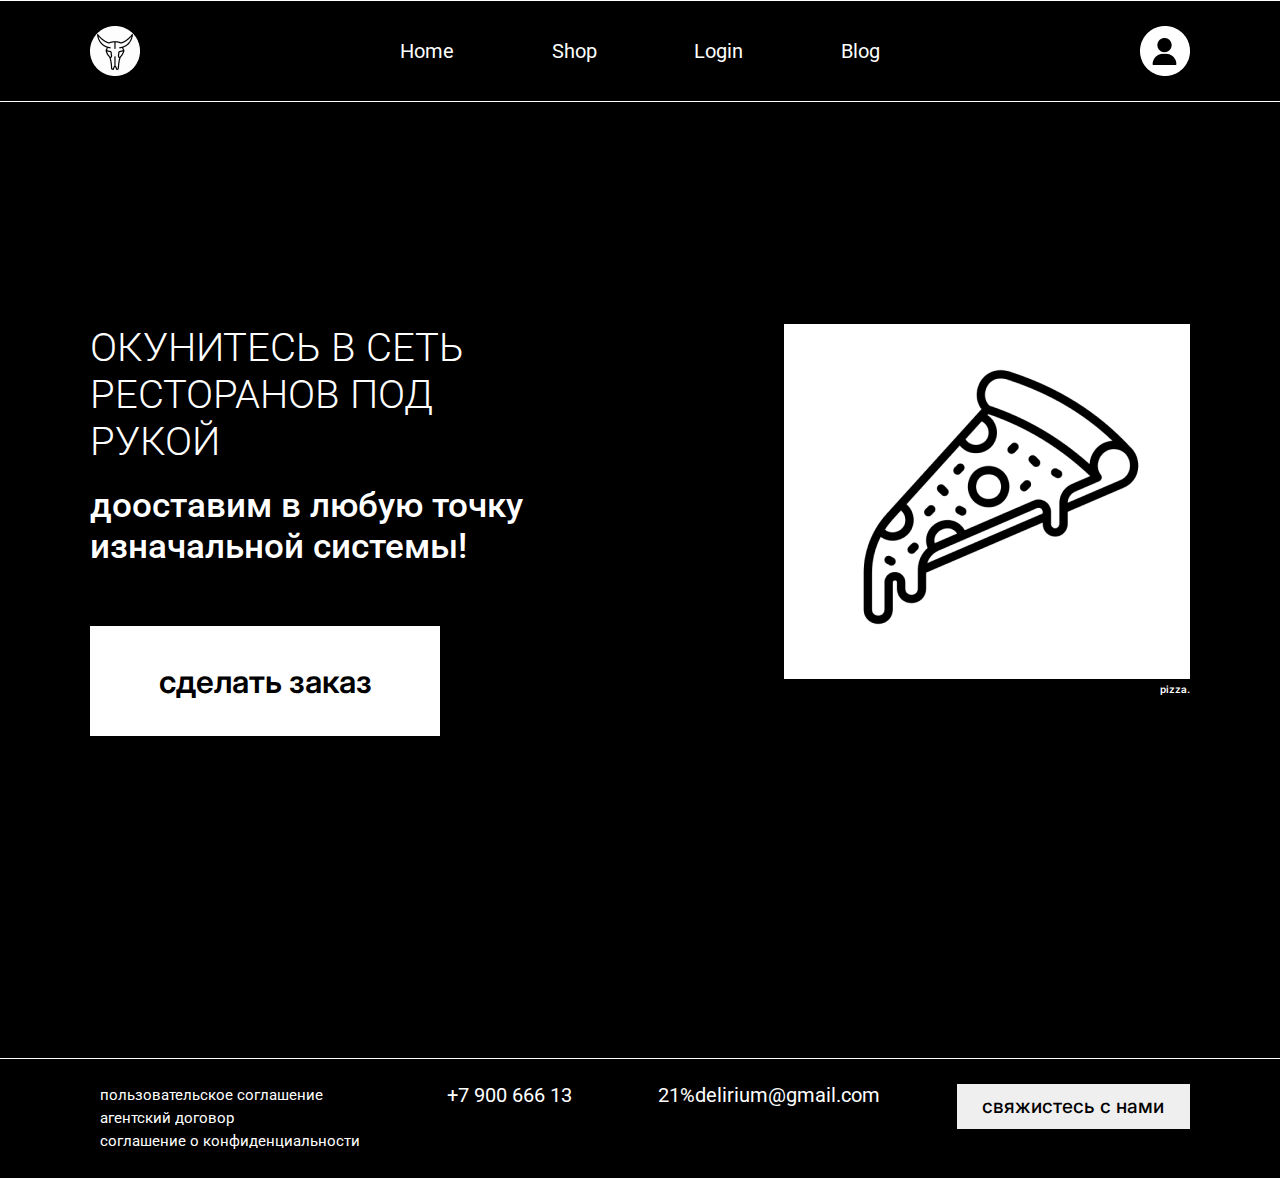
<file: index.html>
<!DOCTYPE html>
<html lang="en">
<head>
    <meta charset="UTF-8">
    <meta http-equiv="X-UA-Compatible" content="IE=edge">
    <meta name="viewport" content="width=device-width, initial-scale=1.0">
    <title>Document</title>
    <link rel="stylesheet" href="./assets/style/css/index.css">
    <meta name="viewport" content="width=device-width">
</head>
<body>
    <div class="header">
        <div class="wrapper">
            <div class="header-content">
                <div class="logo">
                    <img src="./assets/img/logo.png" alt="">
                </div>
                <div class="hamburger-menu">
                    <input id="menu__toggle" type="checkbox" />
                    <label class="menu__btn" for="menu__toggle">
                      <span></span>
                    </label>  <ul class="menu__box">
                      <li><a class="menu__item" href="./index.html">Home</a></li>
                      <li><a class="menu__item" href="./shop.html">Shop</a></li>
                      <li><a class="menu__item" href="./login.html">Login</a></li>
                      <li><a class="menu__item" href="./blog.html">Blog</a></li>
                    </ul>
                </div>
                <div class="menu">
                    <a href="./index.html">Home</a>
                    <a href="./shop.html">Shop</a>
                    <a href="./login.html">Login</a>
                    <a href="./blog.html">Blog</a>
                </div>
                <div class="account">
                    <img src="./assets/img/user.png" alt="">
                </div>
            </div>
        </div>
    </div>
    
    
    <div class="body">
        <div class="wrapper">
            <div class="body-display">
                <div class="body-content">
                    <h1>ОКУНИТЕСЬ В СЕТЬ РЕСТОРАНОВ ПОД РУКОЙ</h1>
                    <p>дооставим в любую точку изначальной системы!</p>
                    <a href="./shop.html"><button>сделать заказ</button></a>
                </div>
                <div class="body-pizza">
                    <img src="./assets/img/pizza-img.png" alt="">
                    <p>pizza.</p>
                </div>
            </div>

        </div>
    </div>


    <div class="footer">
        <div class="wrapper">
            <div class="footer-contetn">
                <div class="footer-menu">
                    <a href="">пользовательское соглашение</a>
                    <a href="">агентский договор</a>
                    <a href="">соглашение о конфиденциальности</a>
                </div>
                <div class="footer-tell">
                    <a href="">+7 900 666 13</a>
                </div>
                <div class="footer-mail">
                    <a href="">21%delirium@gmail.com</a>
                </div>
                <button>
                    свяжистесь с нами
                </button>
            </div>

        </div>
  
    </div>
</body>
</html>
</file>
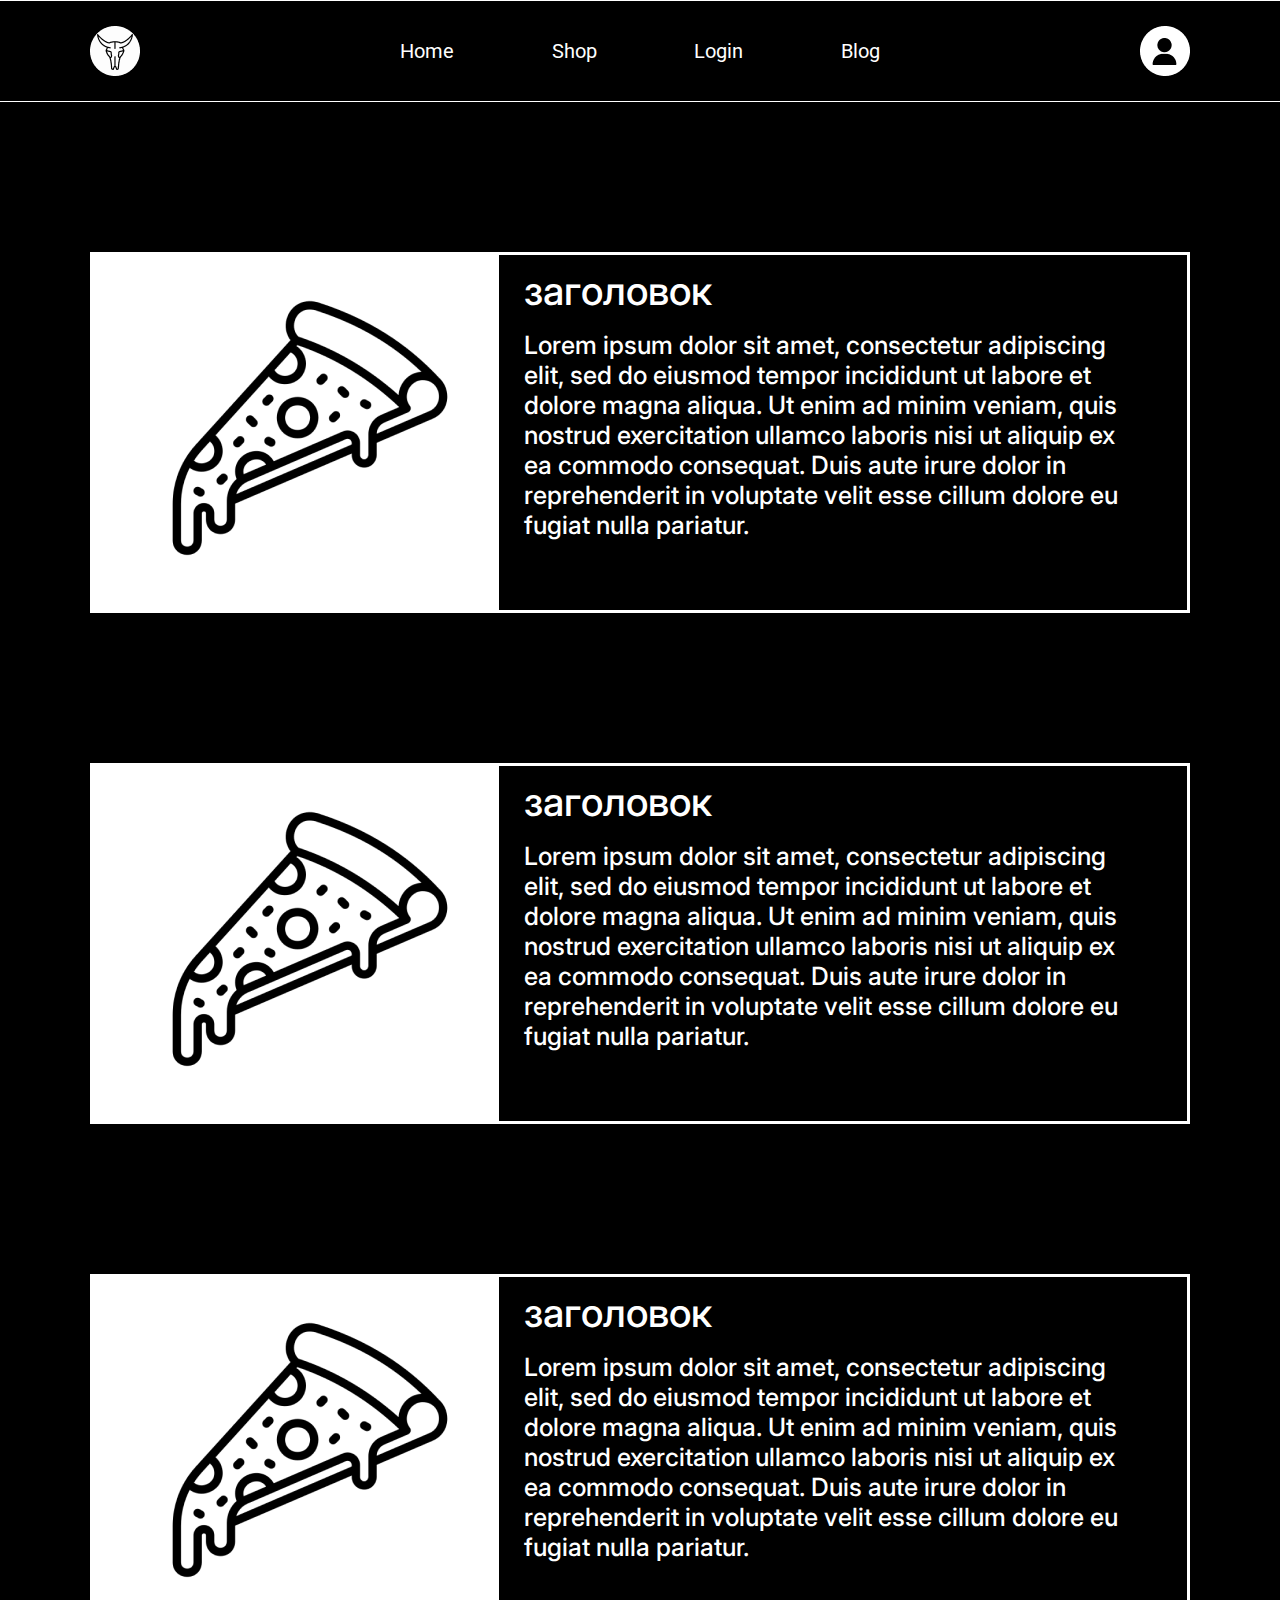
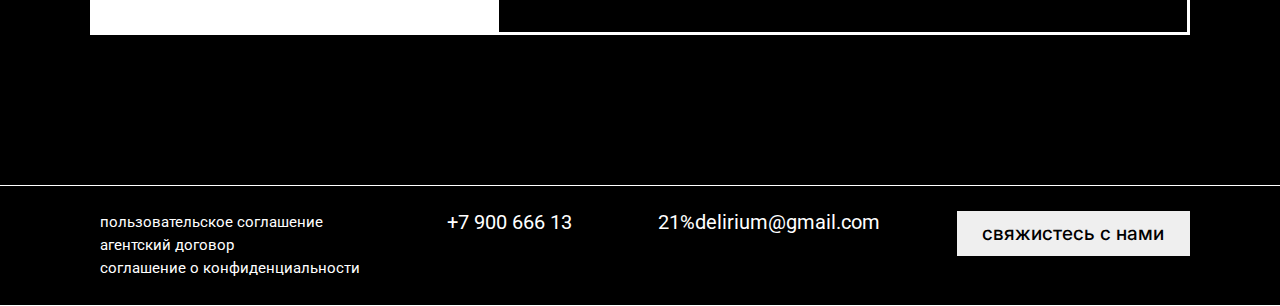
<file: blog.html>
<!DOCTYPE html>
<html lang="en">
<head>
    <meta charset="UTF-8">
    <meta http-equiv="X-UA-Compatible" content="IE=edge">
    <meta name="viewport" content="width=device-width, initial-scale=1.0">
    <title>Document</title>
    <link rel="stylesheet" href="./assets/style/css/blog.css">
    <meta name="viewport" content="width=device-width">
</head>
<body>
    <div class="header">
        <div class="wrapper">
            <div class="header-content">
                <div class="logo">
                    <img src="./assets/img/logo.png" alt="">
                </div>
                <div class="hamburger-menu">
                    <input id="menu__toggle" type="checkbox" />
                    <label class="menu__btn" for="menu__toggle">
                      <span></span>
                    </label>  <ul class="menu__box">
                      <li><a class="menu__item" href="./index.html">Home</a></li>
                      <li><a class="menu__item" href="./shop.html">Shop</a></li>
                      <li><a class="menu__item" href="./login.html">Login</a></li>
                      <li><a class="menu__item" href="./blog.html">Blog</a></li>
                    </ul>
                </div>
                <div class="menu">
                    <a href="./index.html">Home</a>
                    <a href="./shop.html">Shop</a>
                    <a href="./login.html">Login</a>
                    <a href="./blog.html">Blog</a>
                </div>
                <div class="account">
                    <img src="./assets/img/user.png" alt="">
                </div>
            </div>
        </div>
    </div>



    <div class="body">
        <div class="wrapper">
            <a href="#">
                <div class="blog-container">
                    <img src="./assets/img/pizza-img.png" alt="">
                    <div class="blog-container-content">
                        <div class="content-title">
                            заголовок
                        </div>
                        <div class="content-description-1200px">
                            Lorem ipsum dolor sit amet, consectetur adipiscing 
                            elit, sed do eiusmod tempor incididunt ut labore et 
                            dolore magna aliqua. Ut enim ad minim veniam, quis 
                            nostrud exercitation ullamco laboris nisi ut aliquip 
                            ex ea commodo consequat. Duis aute irure dolor in 
                            reprehenderit in voluptate velit esse cillum dolore 
                            eu fugiat nulla pariatur.
                        </div>
                        <div class="content-description-810px">
                            Lorem ipsum dolor sit amet, consectetur adipiscing 
                            elit, sed do eiusmod tempor.
                        </div>
                        <div class="content-description-480px">
                            Lorem ipsum dolor sit amet, consectetur.
                        </div>
                    </div>
                </div>
            </a>
    
            <a href="#">
                <div class="blog-container">
                    <img src="./assets/img/pizza-img.png" alt="">
                    <div class="blog-container-content">
                        <div class="content-title">
                            заголовок
                        </div>
                        <div class="content-description-1200px">
                            Lorem ipsum dolor sit amet, consectetur adipiscing 
                            elit, sed do eiusmod tempor incididunt ut labore et 
                            dolore magna aliqua. Ut enim ad minim veniam, quis 
                            nostrud exercitation ullamco laboris nisi ut aliquip 
                            ex ea commodo consequat. Duis aute irure dolor in 
                            reprehenderit in voluptate velit esse cillum dolore 
                            eu fugiat nulla pariatur.
                        </div>
                        <div class="content-description-810px">
                            Lorem ipsum dolor sit amet, consectetur adipiscing 
                            elit, sed do eiusmod tempor.
                        </div>
                        <div class="content-description-480px">
                            Lorem ipsum dolor sit amet, consectetur.
                        </div>
                    </div>
                </div>
            </a>            <a href="#">
                <div class="blog-container">
                    <img src="./assets/img/pizza-img.png" alt="">
                    <div class="blog-container-content">
                        <div class="content-title">
                            заголовок
                        </div>
                        <div class="content-description-1200px">
                            Lorem ipsum dolor sit amet, consectetur adipiscing 
                            elit, sed do eiusmod tempor incididunt ut labore et 
                            dolore magna aliqua. Ut enim ad minim veniam, quis 
                            nostrud exercitation ullamco laboris nisi ut aliquip 
                            ex ea commodo consequat. Duis aute irure dolor in 
                            reprehenderit in voluptate velit esse cillum dolore 
                            eu fugiat nulla pariatur.
                        </div>
                        <div class="content-description-810px">
                            Lorem ipsum dolor sit amet, consectetur adipiscing 
                            elit, sed do eiusmod tempor.
                        </div>
                        <div class="content-description-480px">
                            Lorem ipsum dolor sit amet, consectetur.
                        </div>
                    </div>
                </div>
            </a>
           
        </div>
    </div>




    <div class="footer">
        <div class="wrapper">
            <div class="footer-contetn">
                <div class="footer-menu">
                    <a href="">пользовательское соглашение</a>
                    <a href="">агентский договор</a>
                    <a href="">соглашение о конфиденциальности</a>
                </div>
                <div class="footer-tell">
                    <a href="">+7 900 666 13</a>
                </div>
                <div class="footer-mail">
                    <a href="">21%delirium@gmail.com</a>
                </div>
                <button>
                    свяжистесь с нами
                </button>
            </div>
        </div>
    </div>
</body>
</html>
</file>
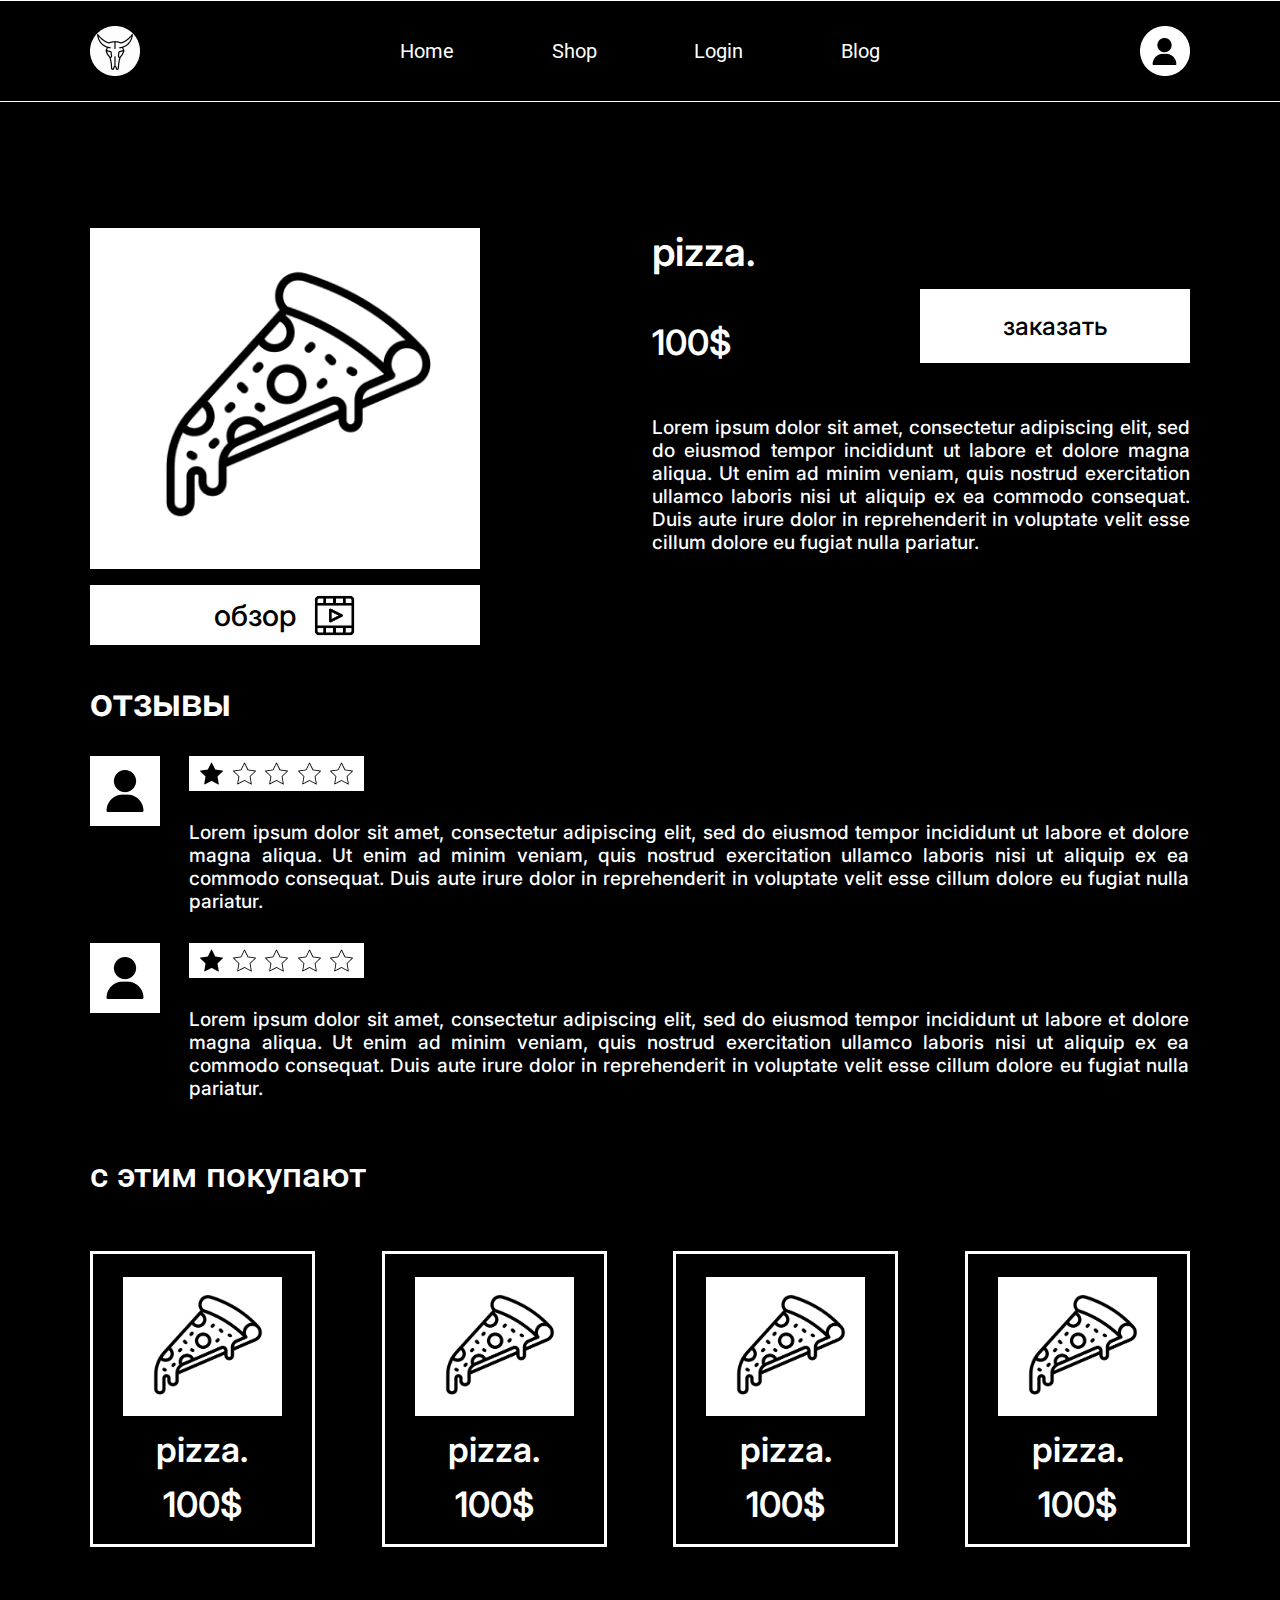
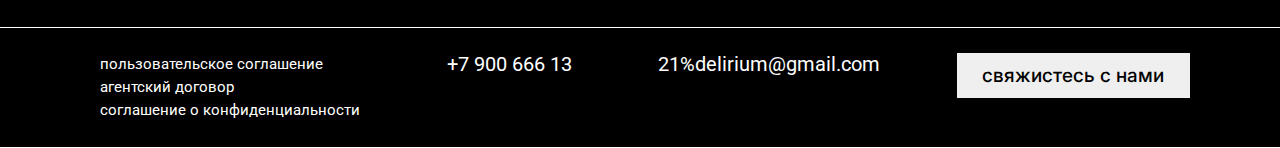
<file: product-list.html>
<!DOCTYPE html>
<html lang="en">
<head>
    <meta charset="UTF-8">
    <meta http-equiv="X-UA-Compatible" content="IE=edge">
    <meta name="viewport" content="width=device-width, initial-scale=1.0">
    <title>Document</title>
    <link rel="stylesheet" href="./assets/style/css/product-list.css">
    <meta name="viewport" content="width=device-width">
</head>
<body>
    <div class="header">
        <div class="wrapper">
            <div class="header-content">
                <div class="logo">
                    <img src="./assets/img/logo.png" alt="">
                </div>
                <div class="hamburger-menu">
                    <input id="menu__toggle" type="checkbox" />
                    <label class="menu__btn" for="menu__toggle">
                      <span></span>
                    </label>  <ul class="menu__box">
                      <li><a class="menu__item" href="./index.html">Home</a></li>
                      <li><a class="menu__item" href="./shop.html">Shop</a></li>
                      <li><a class="menu__item" href="./login.html">Login</a></li>
                      <li><a class="menu__item" href="./blog.html">Blog</a></li>
                    </ul>
                </div>
                <div class="menu">
                    <a href="./index.html">Home</a>
                    <a href="./shop.html">Shop</a>
                    <a href="./login.html">Login</a>
                    <a href="./blog.html">Blog</a>
                </div>
                <div class="account">
                    <img src="./assets/img/user.png" alt="">
                </div>
            </div>
        </div>
    </div>



    <div class="body">
        <div class="wrapper">
            <div class="product">


                <div class="product-icon">
                    <div class="product-icon-img">
                        <img src="./assets/img/pizza-img.png" alt="">
                    </div>
                    <div class="product-icon-button">
                        <button>
                            <p>обзор</p>
                            <img src="./assets/img/film-black.png" alt="" class="button-no-hover">
                            <img src="./assets/img/film-white.png" alt="" class="button-hover">
                        </button>
                    </div>
                </div>


                <div class="product-info">
                    <div class="product-info-title">
                        pizza.
                    </div>
                    <div class="product-info-buy">
                        <div class="product-price">
                            100$
                        </div>
                        <div class="product-buy-button">
                            <button>заказать</button>
                        </div>
                    </div>
                    <div class="product-info-content">
                        Lorem ipsum dolor sit amet, consectetur adipiscing elit, 
                        sed do eiusmod tempor incididunt ut labore et dolore magna 
                        aliqua. Ut enim ad minim veniam, quis nostrud exercitation 
                        ullamco laboris nisi ut aliquip ex ea commodo consequat. 
                        Duis aute irure dolor in reprehenderit in voluptate velit 
                        esse cillum dolore eu fugiat nulla pariatur.
                    </div>
                </div>




            </div>
            <div class="reviews">
                <div class="reviews-title">
                    отзывы
                </div>
                <div class="reviews-block">
                    <div class="reviews-user">
                        <img src="./assets/img/user-ava.png" alt="">
                    </div>
                    <div class="reviews-content">
                        <div class="reviews-rating-stars">
                            <img src="./assets/img/star-black.png" alt="">
                            <img src="./assets/img/star-white.png" alt="">
                            <img src="./assets/img/star-white.png" alt="">
                            <img src="./assets/img/star-white.png" alt="">
                            <img src="./assets/img/star-white.png" alt="">
                        </div>
                        <div class="reviews-message">
                            Lorem ipsum dolor sit amet, consectetur adipiscing elit, 
                            sed do eiusmod tempor incididunt ut labore et dolore magna 
                            aliqua. Ut enim ad minim veniam, quis nostrud exercitation 
                            ullamco laboris nisi ut aliquip ex ea commodo consequat. 
                            Duis aute irure dolor in reprehenderit in voluptate velit 
                            esse cillum dolore eu fugiat nulla pariatur.
                        </div>
                    </div>
                </div>

                <div class="reviews-block">
                    <div class="reviews-user">
                        <img src="./assets/img/user-ava.png" alt="">
                    </div>
                    <div class="reviews-content">
                        <div class="reviews-rating-stars">
                            <img src="./assets/img/star-black.png" alt="">
                            <img src="./assets/img/star-white.png" alt="">
                            <img src="./assets/img/star-white.png" alt="">
                            <img src="./assets/img/star-white.png" alt="">
                            <img src="./assets/img/star-white.png" alt="">
                        </div>
                        <div class="reviews-message">
                            Lorem ipsum dolor sit amet, consectetur adipiscing elit, 
                            sed do eiusmod tempor incididunt ut labore et dolore magna 
                            aliqua. Ut enim ad minim veniam, quis nostrud exercitation 
                            ullamco laboris nisi ut aliquip ex ea commodo consequat. 
                            Duis aute irure dolor in reprehenderit in voluptate velit 
                            esse cillum dolore eu fugiat nulla pariatur.
                        </div>
                    </div>
                </div>
            </div>
            <div class="buy-with-it">
                <div class="bestsellers">
                    <div class="bestsellers-title">
                        с этим покупают
                    </div>
                    <div class="product-carts">
                        <div class="product-cart">
                            <div class="product-cart-icon">
                                <img src="./assets/img/pizza-img.png" alt="">
                            </div>
                            <div class="product-cart-title">
                                pizza.
                            </div>
                            <div class="product-cart-price">
                                100$
                            </div>
                        </div>
                        <div class="product-cart">
                            <div class="product-cart-icon">
                                <img src="./assets/img/pizza-img.png" alt="">
                            </div>
                            <div class="product-cart-title">
                                pizza.
                            </div>
                            <div class="product-cart-price">
                                100$
                            </div>
                        </div>
                        <div class="product-cart">
                            <div class="product-cart-icon">
                                <img src="./assets/img/pizza-img.png" alt="">
                            </div>
                            <div class="product-cart-title">
                                pizza.
                            </div>
                            <div class="product-cart-price">
                                100$
                            </div>
                        </div>
                        <div class="product-cart">
                            <div class="product-cart-icon">
                                <img src="./assets/img/pizza-img.png" alt="">
                            </div>
                            <div class="product-cart-title">
                                pizza.
                            </div>
                            <div class="product-cart-price">
                                100$
                            </div>
                        </div>
                    </div>
                </div>
            </div>
        </div>
    </div>




    <div class="footer">
        <div class="wrapper">
            <div class="footer-contetn">
                <div class="footer-menu">
                    <a href="">пользовательское соглашение</a>
                    <a href="">агентский договор</a>
                    <a href="">соглашение о конфиденциальности</a>
                </div>
                <div class="footer-tell">
                    <a href="">+7 900 666 13</a>
                </div>
                <div class="footer-mail">
                    <a href="">21%delirium@gmail.com</a>
                </div>
                <button>
                    свяжистесь с нами
                </button>
            </div>

        </div>
  
    </div>
</body>
</html>
</file>
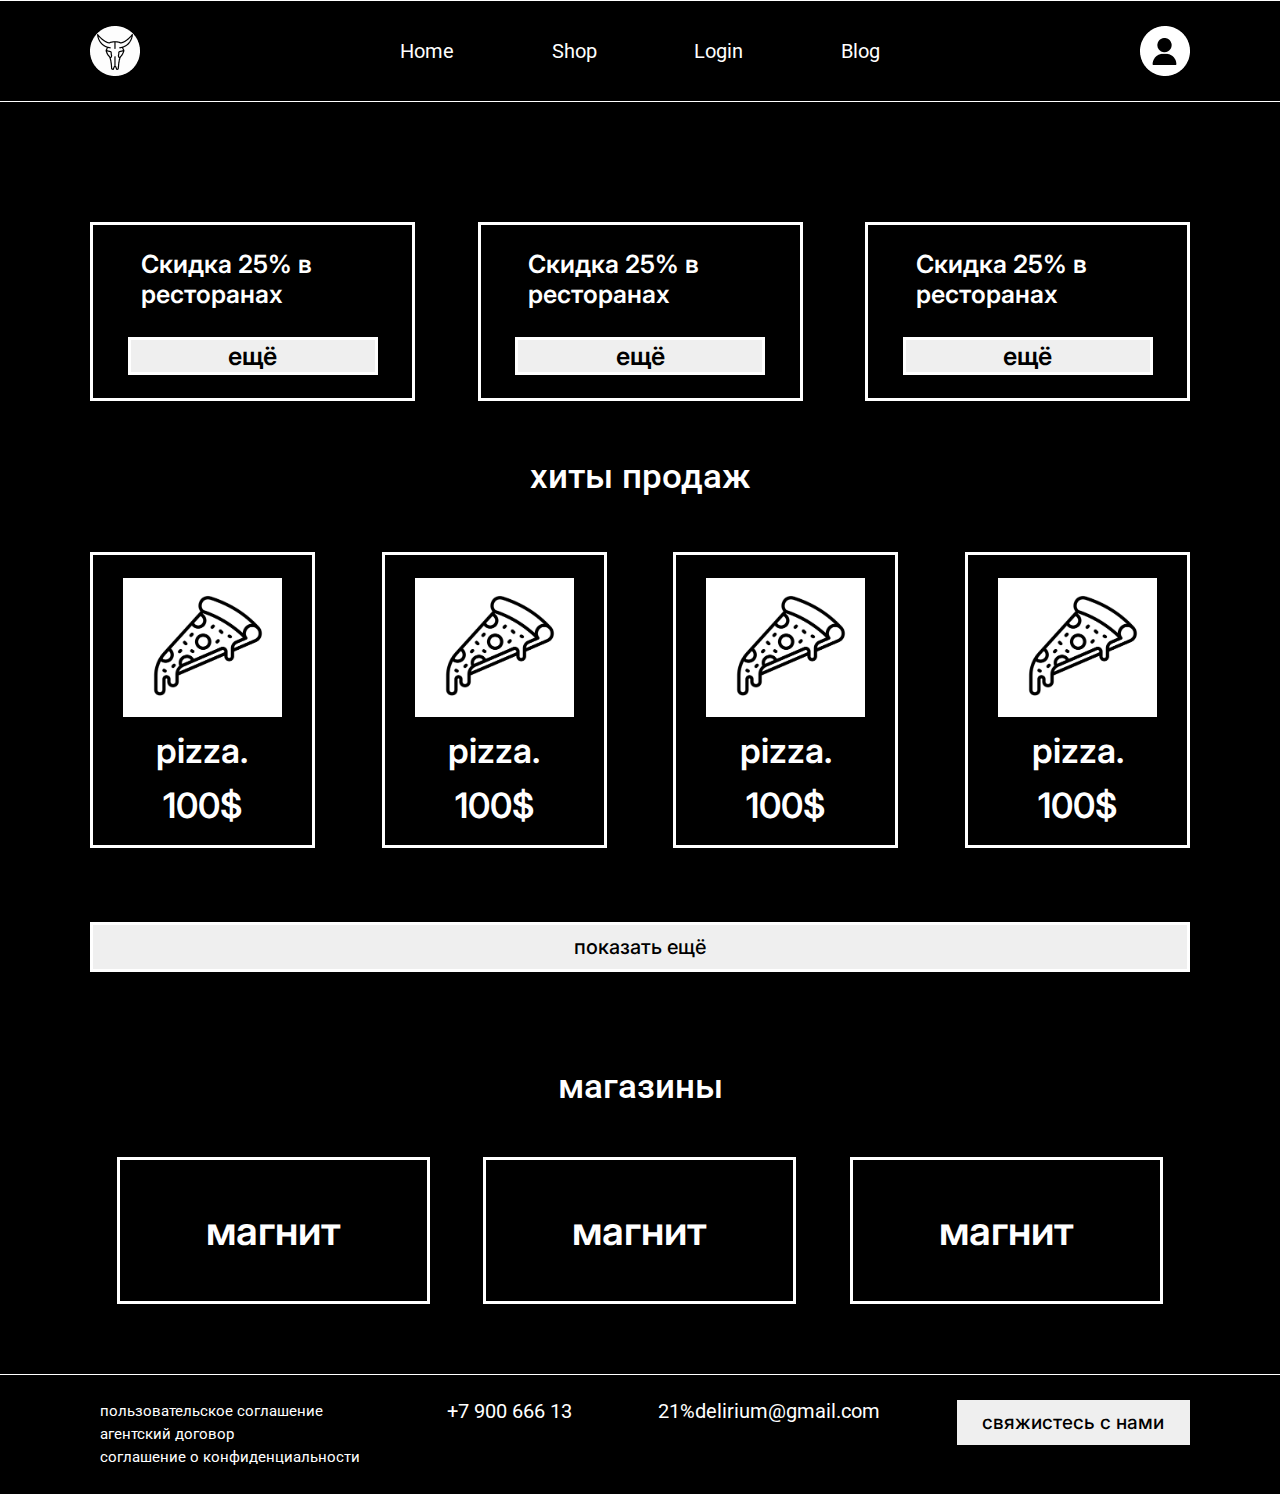
<file: shop.html>
<!DOCTYPE html>
<html lang="en">
<head>
    <meta charset="UTF-8">
    <meta http-equiv="X-UA-Compatible" content="IE=edge">
    <meta name="viewport" content="width=device-width, initial-scale=1.0">
    <title>Document</title>
    <link rel="stylesheet" href="./assets/style/css/shop.css">
    <meta name="viewport" content="width=device-width">
</head>
<body>
    <div class="header">
        <div class="wrapper">
            <div class="header-content">
                <div class="logo">
                    <img src="./assets/img/logo.png" alt="">
                </div>
                <div class="hamburger-menu">
                    <input id="menu__toggle" type="checkbox" />
                    <label class="menu__btn" for="menu__toggle">
                      <span></span>
                    </label>  <ul class="menu__box">
                      <li><a class="menu__item" href="./index.html">Home</a></li>
                      <li><a class="menu__item" href="./shop.html">Shop</a></li>
                      <li><a class="menu__item" href="./login.html">Login</a></li>
                      <li><a class="menu__item" href="./blog.html">Blog</a></li>
                    </ul>
                </div>
                <div class="menu">
                    <a href="./index.html">Home</a>
                    <a href="./shop.html">Shop</a>
                    <a href="./login.html">Login</a>
                    <a href="./blog.html">Blog</a>
                </div>
                <div class="account">
                    <img src="./assets/img/user.png" alt="">
                </div>
            </div>
        </div>
    </div>
<!-- 
    особые предложения
    хиты продаж
    магазины
     -->
    <div class="body">
        <div class="wrapper">
            <div class="hot-deals">
                <div class="hot-deals-cards">
                    <div class="hot-deals-card">
                        <div class="hot-deals-title">
                            Скидка 25% в ресторанах
                        </div>
                        <div class="hot-deals-button">
                            <button>ещё</button>
                        </div>
                    </div>
                    <div class="hot-deals-card">
                        <div class="hot-deals-title">
                            Скидка 25% в ресторанах
                        </div>
                        <div class="hot-deals-button">
                            <button>ещё</button>
                        </div>
                    </div>
                    <div class="hot-deals-card">
                        <div class="hot-deals-title">
                            Скидка 25% в ресторанах
                        </div>
                        <div class="hot-deals-button">
                            <button>ещё</button>
                        </div>
                    </div>
                </div>
            </div>




            <div class="bestsellers">
                <div class="bestsellers-title">
                    хиты продаж
                </div>
                <div class="product-carts">
                    <a href="./product-list.html">
                    <div class="product-cart">
                        <div class="product-cart-icon">
                            <img src="./assets/img/pizza-img.png" alt="">
                        </div>
                        <div class="product-cart-title">
                            pizza.
                        </div>
                        <div class="product-cart-price">
                            100$
                        </div>
                    </div>
                    </a>

                    <a href="./product-list.html">
                    <div class="product-cart">
                        <div class="product-cart-icon">
                            <img src="./assets/img/pizza-img.png" alt="">
                        </div>
                        <div class="product-cart-title">
                            pizza.
                        </div>
                        <div class="product-cart-price">
                            100$
                        </div>
                    </div>
                    </a>

                    <a href="./product-list.html">
                    <div class="product-cart">
                        <div class="product-cart-icon">
                            <img src="./assets/img/pizza-img.png" alt="">
                        </div>
                        <div class="product-cart-title">
                            pizza.
                        </div>
                        <div class="product-cart-price">
                            100$
                        </div>
                    </div>
                    </a>

                    <a href="./product-list.html">
                    <div class="product-cart">
                        <div class="product-cart-icon">
                            <img src="./assets/img/pizza-img.png" alt="">
                        </div>
                        <div class="product-cart-title">
                            pizza.
                        </div>
                        <div class="product-cart-price">
                            100$
                        </div>
                    </div>
                    </a>


                </div>
                <div class="bestsellers-button">
                    <button>показать ещё</button>
                </div>
            </div>




            <div class="shops">
                <div class="shops-title">
                    магазины
                </div>
                <div class="shops-carts">
                    <div class="shops-cart">
                        магнит
                    </div>
                    <div class="shops-cart">
                        магнит
                    </div>
                    <div class="shops-cart">
                        магнит
                    </div>
                </div>

            </div>
        </div>
    </div>


    <div class="footer">
        <div class="wrapper">
            <div class="footer-contetn">
                <div class="footer-menu">
                    <a href="">пользовательское соглашение</a>
                    <a href="">агентский договор</a>
                    <a href="">соглашение о конфиденциальности</a>
                </div>
                <div class="footer-tell">
                    <a href="">+7 900 666 13</a>
                </div>
                <div class="footer-mail">
                    <a href="">21%delirium@gmail.com</a>
                </div>
                <button>
                    свяжистесь с нами
                </button>
            </div>

        </div>
  
    </div>
</body>
</html>
</file>
<file: assets/style/css/index.css>
@import"https://fonts.googleapis.com/css2?family=Inter:wght@100;200;300;400;500;600;700;800;900&family=Roboto:ital,wght@0,100;0,300;0,400;0,500;0,700;0,900;1,100;1,300;1,400;1,500;1,700;1,900&display=swap";@import"../css/reset.css";body{background:#000}body .wrapper{max-width:1200px;padding:0 50px;margin:0 auto}body .header{border-top:1px solid #fff;border-bottom:1px solid #fff;padding:25px 0}body .header .header-content{display:flex;align-items:center;justify-content:space-between}body .header .header-content .hamburger-menu{display:none}body .header .header-content .menu{width:500px;display:flex;justify-content:space-between}body .header .header-content .menu a{font-family:"Roboto";font-style:normal;font-weight:400;font-size:20px;line-height:50px;color:#fff;padding:0 10px}body .header .header-content .menu a:hover{background-color:#fff;color:#000}body .body-display{padding-top:222px;padding-bottom:322px;display:flex;justify-content:space-between}body .body-display h1{font-family:"Roboto";font-style:normal;font-weight:300;font-size:40px;line-height:47px;color:#fff;width:454px}body .body-display p{margin-top:20px;width:437px;font-family:"Roboto";font-style:normal;font-weight:500;font-size:35px;line-height:41px;color:#fff}body .body-display button{border:0;width:350px;height:110px;background:#fff;font-family:"Inter";font-style:normal;font-weight:600;font-size:32px;line-height:39px;color:#000;margin-top:59px}body .body-display button:hover{color:#fff;background:#000;border:1px solid #fff}body .body-display .body-pizza{display:flex;align-items:end;flex-direction:column}body .body-display .body-pizza p{margin-top:4px;font-family:"Inter";font-style:normal;font-weight:600;font-size:10px;line-height:12px;color:#fff;text-align:right}body .body-display img{margin:0px}body .footer{border-top:1px solid #fff;border-bottom:1px solid #fff;padding:25px 0}body .footer .footer-contetn{display:flex;align-items:start;justify-content:space-between}body .footer .footer-contetn .footer-menu{display:flex;flex-direction:column}body .footer .footer-contetn .footer-menu a{color:#fff;font-family:"Roboto";font-style:normal;font-weight:400;font-size:15px;line-height:23px;padding:0 10px}body .footer .footer-contetn .footer-tell a{font-family:"Roboto";font-style:normal;font-weight:400;font-size:20px;line-height:23px;color:#fff;padding:0 10px}body .footer .footer-contetn .footer-mail a{font-family:"Roboto";font-style:normal;font-weight:400;font-size:20px;line-height:23px;color:#fff;padding:0 10px}body .footer .footer-contetn a:hover{background-color:#fff;color:#000}body .footer .footer-contetn button{width:233px;height:45px;font-family:"Inter";font-style:normal;font-weight:500;font-size:19px;line-height:23px;color:#000;border-radius:0%;border:0}body .footer .footer-contetn button:hover{color:#fff;background:#000;border:1px solid #fff}@media(max-width: 1200px){body .footer-contetn{align-items:center;justify-content:center;flex-direction:column}body .footer-contetn a{margin-bottom:5px}body .wrapper{max-width:810px;padding:0 50px;margin:0 auto}body .body .body-display .body-content{display:flex;flex-direction:column;align-items:center;justify-content:center;text-align:center;margin:0 auto}body .body .body-display .body-pizza{display:none}}@media(max-width: 810px){.account{min-width:25px}.logo{display:none}.wrapper{max-width:480px;padding:0 50px;margin:0 auto}.menu a{display:none}body .header .header-content .hamburger-menu{display:flex;align-items:center}body .header .header-content .hamburger-menu #menu__toggle{opacity:0}body .header .header-content .hamburger-menu .menu__btn{display:flex;align-items:center;position:fixed;width:26px;height:26px;cursor:pointer;z-index:1}body .header .header-content .hamburger-menu .menu__btn>span,body .header .header-content .hamburger-menu .menu__btn>span::before,body .header .header-content .hamburger-menu .menu__btn>span::after{display:block;position:absolute;width:25px;height:3px;background-color:#fff}body .header .header-content .hamburger-menu .menu__btn>span::before{content:"";top:-8px}body .header .header-content .hamburger-menu .menu__btn>span::after{content:"";top:8px}body .header .header-content .hamburger-menu .menu__box{display:block;position:fixed;visibility:hidden;top:0;left:-100%;width:100%;height:100%;margin:0;padding:80px 0;list-style:none;text-align:center;background-color:#000}body .header .header-content .hamburger-menu .menu__item{display:block;padding:12px 24px;color:#fff;font-family:"Roboto",sans-serif;font-size:20px;font-weight:600;text-decoration:none}body .header .header-content .hamburger-menu .menu__item:hover{background-color:#fff;color:#000}body .header .header-content .hamburger-menu #menu__toggle:checked~.menu__btn>span{transform:rotate(45deg)}body .header .header-content .hamburger-menu #menu__toggle:checked~.menu__btn>span::before{top:0;transform:rotate(0)}body .header .header-content .hamburger-menu #menu__toggle:checked~.menu__btn>span::after{top:0;transform:rotate(90deg)}body .header .header-content .hamburger-menu #menu__toggle:checked~.menu__box{visibility:visible;left:0}body .header .header-content .hamburger-menu .menu__btn>span,body .header .header-content .hamburger-menu .menu__btn>span::before,body .header .header-content .hamburger-menu .menu__btn>span::after{transition-duration:.25s}body .header .header-content .hamburger-menu .menu__box{transition-duration:.25s}body .header .header-content .hamburger-menu .menu__item{transition-duration:.25s}.body .body-display .body-content h1{font-size:30px;line-height:35px}.body .body-display .body-content p{font-weight:500;font-size:30px;line-height:41px}}@media(max-width: 480px){body .wrapper{width:320px;padding:0 50px;margin:0 auto}body .body .body-display{padding-top:70px;padding-bottom:80px}body .body .body-display .body-content h1{font-size:20px;line-height:35px;width:220px}body .body .body-display .body-content p{font-weight:500;font-size:20px;line-height:41px;width:220px}body .body .body-display .body-content button{width:220px;font-size:30px}}
</file>
<file: assets/style/css/blog.css>
@import"https://fonts.googleapis.com/css2?family=Inter:wght@100;200;300;400;500;600;700;800;900&family=Roboto:ital,wght@0,100;0,300;0,400;0,500;0,700;0,900;1,100;1,300;1,400;1,500;1,700;1,900&display=swap";@import"../css/reset.css";body{background:#000}body .wrapper{max-width:1200px;padding:0 50px;margin:0 auto}body .header{border-top:1px solid #fff;border-bottom:1px solid #fff;padding:25px 0}body .header .header-content{display:flex;align-items:center;justify-content:space-between}body .header .header-content .hamburger-menu{display:none}body .header .header-content .menu{width:500px;display:flex;justify-content:space-between}body .header .header-content .menu a{font-family:"Roboto";font-style:normal;font-weight:400;font-size:20px;line-height:50px;color:#fff;padding:0 10px}body .header .header-content .menu a:hover{background-color:#fff;color:#000}body .body{margin-bottom:150px}body .body button{color:#000;border-radius:0%;border:0;border:3px solid #fff;background:#fff}body .body button:hover{color:#fff;background:#000}body .body .blog-container{display:flex;margin-top:150px;border:3px solid #fff;padding-right:62px}body .body .blog-container img{margin-right:25px}body .body .blog-container .content-title{font-family:"Inter";font-style:normal;font-weight:500;font-size:40px;line-height:48px;color:#fff;margin-top:12px;margin-bottom:15px}body .body .blog-container .content-description-1200px{font-family:"Inter";font-style:normal;font-weight:500;font-size:25px;line-height:30px;color:#fff}body .footer{border-top:1px solid #fff;border-bottom:1px solid #fff;padding:25px 0}body .footer .footer-contetn{display:flex;align-items:start;justify-content:space-between}body .footer .footer-contetn .footer-menu{display:flex;flex-direction:column}body .footer .footer-contetn .footer-menu a{color:#fff;font-family:"Roboto";font-style:normal;font-weight:400;font-size:15px;line-height:23px;padding:0 10px}body .footer .footer-contetn .footer-tell a{font-family:"Roboto";font-style:normal;font-weight:400;font-size:20px;line-height:23px;color:#fff;padding:0 10px}body .footer .footer-contetn .footer-mail a{font-family:"Roboto";font-style:normal;font-weight:400;font-size:20px;line-height:23px;color:#fff;padding:0 10px}body .footer .footer-contetn a:hover{background-color:#fff;color:#000}body .footer .footer-contetn button{width:233px;height:45px;font-family:"Inter";font-style:normal;font-weight:500;font-size:19px;line-height:23px;color:#000;border-radius:0%;border:0}body .footer .footer-contetn button:hover{color:#fff;background:#000;border:1px solid #fff}@media(min-width: 810px){.content-description-810px{display:none}}@media(min-width: 480px){.content-description-480px{display:none}}@media(max-width: 1200px){body .footer-contetn{align-items:center;justify-content:center;flex-direction:column}body .wrapper{max-width:810px;padding:0 50px;margin:0 auto}body .blog-container img{width:150px;height:150px}body .blog-container .content-title{font-weight:500;font-size:24px;line-height:29px}body .blog-container .content-description-1200px{display:none}body .blog-container .content-description-810px{font-family:"Inter";font-style:normal;font-weight:500;font-size:20px;line-height:24px;color:#fff;display:block}}@media(max-width: 810px){body .blog-container .content-description-810px{display:none}.account{min-width:25px}.logo{display:none}.wrapper{max-width:480px;padding:0 50px;margin:0 auto}.menu a{display:none}body .content-description-480px{display:block;font-family:"Inter";font-style:normal;font-weight:500;font-size:20px;line-height:24px;color:#fff}body .header .header-content .hamburger-menu{display:flex;align-items:center}body .header .header-content .hamburger-menu #menu__toggle{opacity:0}body .header .header-content .hamburger-menu .menu__btn{display:flex;align-items:center;width:26px;height:26px;cursor:pointer;z-index:1}body .header .header-content .hamburger-menu .menu__btn>span,body .header .header-content .hamburger-menu .menu__btn>span::before,body .header .header-content .hamburger-menu .menu__btn>span::after{display:block;position:absolute;width:25px;height:3px;background-color:#fff}body .header .header-content .hamburger-menu .menu__btn>span::before{content:"";top:-8px}body .header .header-content .hamburger-menu .menu__btn>span::after{content:"";top:8px}body .header .header-content .hamburger-menu .menu__box{display:block;position:fixed;visibility:hidden;top:0;left:-100%;width:100%;height:100%;margin:0;padding:80px 0;list-style:none;text-align:center;background-color:#000}body .header .header-content .hamburger-menu .menu__item{display:block;padding:12px 24px;color:#fff;font-family:"Roboto",sans-serif;font-size:20px;font-weight:600;text-decoration:none}body .header .header-content .hamburger-menu .menu__item:hover{background-color:#fff;color:#000}body .header .header-content .hamburger-menu #menu__toggle:checked~.menu__btn>span{transform:rotate(45deg)}body .header .header-content .hamburger-menu #menu__toggle:checked~.menu__btn>span::before{top:0;transform:rotate(0)}body .header .header-content .hamburger-menu #menu__toggle:checked~.menu__btn>span::after{top:0;transform:rotate(90deg)}body .header .header-content .hamburger-menu #menu__toggle:checked~.menu__box{visibility:visible;left:0}body .header .header-content .hamburger-menu .menu__btn>span,body .header .header-content .hamburger-menu .menu__btn>span::before,body .header .header-content .hamburger-menu .menu__btn>span::after{transition-duration:.25s}body .header .header-content .hamburger-menu .menu__box{transition-duration:.25s}body .header .header-content .hamburger-menu .menu__item{transition-duration:.25s}}@media(max-width: 480px){.wrapper{max-width:320px;padding:0 50px;margin:0 auto}body .body{padding-top:70px}body .body .blog-container{flex-direction:column;align-items:center;justify-content:center;margin:0 auto;margin-bottom:70px;max-width:320px;padding:0}body .body .blog-container img{width:100%;height:100%;margin:0}body .body .blog-container .content-description-480px{display:none}body .body .blog-container .content-title{font-weight:500;font-size:25px;line-height:29px;width:100%;text-align:center;display:flex;justify-content:center}}
</file>
<file: assets/style/css/product-list.css>
@import"https://fonts.googleapis.com/css2?family=Inter:wght@100;200;300;400;500;600;700;800;900&family=Roboto:ital,wght@0,100;0,300;0,400;0,500;0,700;0,900;1,100;1,300;1,400;1,500;1,700;1,900&display=swap";@import"../css/reset.css";body{background:#000}body .wrapper{max-width:1200px;padding:0 50px;margin:0 auto}body .header{border-top:1px solid #fff;border-bottom:1px solid #fff;padding:25px 0}body .header .hamburger-menu{display:none}body .header .header-content{display:flex;align-items:center;justify-content:space-between}body .header .header-content .menu{width:500px;display:flex;justify-content:space-between}body .header .header-content .menu a{font-family:"Roboto";font-style:normal;font-weight:400;font-size:20px;line-height:50px;color:#fff;padding:0 10px}body .header .header-content .menu a:hover{background-color:#fff;color:#000}body .body button{color:#000;border-radius:0%;border:0;border:3px solid #fff;background:#fff}body .body button:hover{color:#fff;background:#000}body .body .product{display:flex;margin-top:126px;margin-bottom:33px}body .body .product .product-icon{margin-right:172px}body .body .product .product-icon .product-icon-img img{width:390px}body .body .product .product-icon .product-icon-button button{display:flex;align-items:center;justify-content:center;width:390px;height:60px;margin-top:16px}body .body .product .product-icon .product-icon-button button img{width:45px}body .body .product .product-icon .product-icon-button button .button-hover{display:none}body .body .product .product-icon .product-icon-button button:hover .button-hover{display:block}body .body .product .product-icon .product-icon-button button:hover .button-no-hover{display:none}body .body .product .product-icon .product-icon-button p{margin-right:16px;font-family:"Inter";font-style:normal;font-weight:500;font-size:30px;line-height:36px}body .body .product .product-info .product-info-title{font-family:"Inter";font-style:normal;font-weight:600;font-size:40px;line-height:48px;color:#fff}body .body .product .product-info .product-info-buy{display:flex;justify-content:space-between;align-items:end;margin-top:13px;margin-bottom:53px}body .body .product .product-info .product-info-buy .product-price{font-family:"Inter";font-style:normal;font-weight:600;font-size:35px;line-height:42px;color:#fff}body .body .product .product-info .product-info-buy .product-buy-button button{width:270px;height:74px;display:flex;align-items:center;justify-content:center;font-family:"Inter";font-style:normal;font-weight:500;font-size:25px;line-height:30px}body .body .product .product-info .product-info-content{font-family:"Inter";font-style:normal;font-weight:500;font-size:19px;line-height:23px;display:flex;align-items:center;text-align:justify;color:#fff}body .body .reviews .reviews-title{font-family:"Inter";font-style:normal;font-weight:600;font-size:40px;line-height:48px;color:#fff}body .body .reviews .reviews-block{display:flex;margin-top:30px}body .body .reviews .reviews-block .reviews-user{width:70px;margin-right:29px}body .body .reviews .reviews-block .reviews-user img{width:70px}body .body .reviews .reviews-block .reviews-content .reviews-rating-stars{display:flex;justify-content:space-between;align-items:center;width:175px;background:#fff;margin-bottom:30px;padding:6px 11px}body .body .reviews .reviews-block .reviews-content .reviews-message{font-family:"Inter";font-style:normal;font-weight:500;font-size:19px;line-height:23px;text-align:justify;color:#fff;width:1000px}body .body .bestsellers .bestsellers-title{display:flex;justify-content:start;margin:55px 0;font-family:"Roboto";font-style:normal;font-weight:500;font-size:35px;line-height:41px;color:#fff}body .body .bestsellers .product-carts{display:flex;justify-content:space-between;margin-bottom:80px}body .body .bestsellers .product-carts img{height:139px}body .body .bestsellers .product-carts .product-cart{display:flex;flex-direction:column;align-items:center;border:3px solid #fff;padding:23px 30px 19px}body .body .bestsellers .product-carts .product-cart .product-cart-title{font-family:"Inter";font-style:normal;font-weight:600;font-size:35px;line-height:42px;color:#fff;margin-top:12px;margin-bottom:13px}body .body .bestsellers .product-carts .product-cart .product-cart-price{font-family:"Inter";font-style:normal;font-weight:600;font-size:35px;line-height:42px;color:#fff}body .footer{border-top:1px solid #fff;border-bottom:1px solid #fff;padding:25px 0}body .footer .footer-contetn{display:flex;align-items:start;justify-content:space-between}body .footer .footer-contetn .footer-menu{display:flex;flex-direction:column}body .footer .footer-contetn .footer-menu a{color:#fff;font-family:"Roboto";font-style:normal;font-weight:400;font-size:15px;line-height:23px;padding:0 10px}body .footer .footer-contetn .footer-tell a{font-family:"Roboto";font-style:normal;font-weight:400;font-size:20px;line-height:23px;color:#fff;padding:0 10px}body .footer .footer-contetn .footer-mail a{font-family:"Roboto";font-style:normal;font-weight:400;font-size:20px;line-height:23px;color:#fff;padding:0 10px}body .footer .footer-contetn a:hover{background-color:#fff;color:#000}body .footer .footer-contetn button{width:233px;height:45px;font-family:"Inter";font-style:normal;font-weight:500;font-size:19px;line-height:23px;color:#000;border-radius:0%;border:0}body .footer .footer-contetn button:hover{color:#fff;background:#000;border:1px solid #fff}@media(max-width: 1200px){body .footer-contetn{align-items:center;justify-content:center;flex-direction:column}body .wrapper{max-width:810px;padding:0 50px;margin:0 auto}body .body .product .product-icon{margin-right:40px}body .body .product .product-icon .product-icon-img img{width:300px}body .body .product .product-icon .product-icon-button button{width:300px}body .body .reviews .reviews-block .reviews-user{display:none}body .body .reviews .reviews-block .reviews-content .reviews-message{width:100%}body .body .buy-with-it .product-carts .product-cart{width:250px;margin:0 auto;margin-bottom:100px}body .body .buy-with-it .product-carts .product-cart:last-child{display:none}body .body .buy-with-it .product-carts .product-cart:first-child{display:none}}@media(max-width: 810px){.account{min-width:25px}.logo{display:none}body .header .header-content .hamburger-menu{display:flex;align-items:center}body .header .header-content .hamburger-menu #menu__toggle{opacity:0}body .header .header-content .hamburger-menu .menu__btn{display:flex;align-items:center;width:26px;height:26px;cursor:pointer;z-index:1}body .header .header-content .hamburger-menu .menu__btn>span,body .header .header-content .hamburger-menu .menu__btn>span::before,body .header .header-content .hamburger-menu .menu__btn>span::after{display:block;position:absolute;width:25px;height:3px;background-color:#fff}body .header .header-content .hamburger-menu .menu__btn>span::before{content:"";top:-8px}body .header .header-content .hamburger-menu .menu__btn>span::after{content:"";top:8px}body .header .header-content .hamburger-menu .menu__box{display:block;position:fixed;visibility:hidden;top:0;left:-100%;width:100%;height:100%;margin:0;padding:80px 0;list-style:none;text-align:center;background-color:#000}body .header .header-content .hamburger-menu .menu__item{display:block;padding:12px 24px;color:#fff;font-family:"Roboto",sans-serif;font-size:20px;font-weight:600;text-decoration:none}body .header .header-content .hamburger-menu .menu__item:hover{background-color:#fff;color:#000}body .header .header-content .hamburger-menu #menu__toggle:checked~.menu__btn>span{transform:rotate(45deg)}body .header .header-content .hamburger-menu #menu__toggle:checked~.menu__btn>span::before{top:0;transform:rotate(0)}body .header .header-content .hamburger-menu #menu__toggle:checked~.menu__btn>span::after{top:0;transform:rotate(90deg)}body .header .header-content .hamburger-menu #menu__toggle:checked~.menu__box{visibility:visible;left:0}body .header .header-content .hamburger-menu .menu__btn>span,body .header .header-content .hamburger-menu .menu__btn>span::before,body .header .header-content .hamburger-menu .menu__btn>span::after{transition-duration:.25s}body .header .header-content .hamburger-menu .menu__box{transition-duration:.25s}body .header .header-content .hamburger-menu .menu__item{transition-duration:.25s}body .body .product{flex-direction:column;align-items:center;justify-content:center}.wrapper{max-width:480px;padding:0 50px;margin:0 auto}.menu a{display:none}}@media(max-width: 480px){.wrapper{max-width:320px;padding:0 50px;margin:0 auto}body .body{padding-top:70px}body .body .product{display:flex;flex-direction:column}body .body .product .product-icon{margin:0;display:flex;flex-direction:column;align-items:center}body .body .product .product-icon .product-icon-img{margin:0}body .body .product .product-icon .product-icon-img img{width:270px;margin:0}body .body .product .product-icon .product-icon-button button{width:270px}body .body .product .product-info .product-info-buy{display:flex;flex-direction:column}body .body .reviews .reviews-block .reviews-user{display:none}body .body .reviews .reviews-block .reviews-content .reviews-message{width:100%}body .body .buy-with-it .product-carts{flex-direction:column}body .body .buy-with-it .product-carts .product-cart{width:250px;margin:0 auto;margin-bottom:100px}body .body .blog-container{flex-direction:column;align-items:center;justify-content:center;margin:0 auto;margin-bottom:70px;max-width:320px;padding:0}body .body .blog-container img{width:100%;height:100%;margin:0}body .body .blog-container .content-description-480px{display:none}body .body .blog-container .content-title{font-weight:500;font-size:25px;line-height:29px;width:100%;text-align:center;display:flex;justify-content:center}}
</file>
<file: assets/style/css/shop.css>
@import"https://fonts.googleapis.com/css2?family=Inter:wght@100;200;300;400;500;600;700;800;900&family=Roboto:ital,wght@0,100;0,300;0,400;0,500;0,700;0,900;1,100;1,300;1,400;1,500;1,700;1,900&display=swap";@import"../css/reset.css";body{background:#000}body .wrapper{max-width:1200px;padding:0 50px;margin:0 auto}body .header{border-top:1px solid #fff;border-bottom:1px solid #fff;padding:25px 0}body .header .hamburger-menu{display:none}body .header .header-content{display:flex;align-items:center;justify-content:space-between}body .header .header-content .menu{width:500px;display:flex;justify-content:space-between}body .header .header-content .menu a{font-family:"Roboto";font-style:normal;font-weight:400;font-size:20px;line-height:50px;color:#fff;padding:0 10px}body .header .header-content .menu a:hover{background-color:#fff;color:#000}body .body button{color:#000;border-radius:0%;border:0;border:3px solid #fff}body .body button:hover{color:#fff;background:#000}body .body .hot-deals{padding-top:120px}body .body .hot-deals .hot-deals-cards{display:flex;justify-content:space-between}body .body .hot-deals .hot-deals-cards .hot-deals-card{height:179px;border:3px solid #fff;display:flex;flex-direction:column;align-items:center;justify-content:center}body .body .hot-deals .hot-deals-cards .hot-deals-card .hot-deals-title{margin-bottom:28px;font-family:"Inter";font-style:normal;font-weight:600;font-size:25px;line-height:30px;color:#fff;width:70%}body .body .hot-deals .hot-deals-cards .hot-deals-card .hot-deals-button button{display:flex;align-items:center;justify-content:center;width:250px;font-family:"Inter";font-style:normal;font-weight:600;font-size:25px;line-height:30px}body .body .bestsellers .bestsellers-title{display:flex;justify-content:center;margin:55px 0;font-family:"Roboto";font-style:normal;font-weight:500;font-size:35px;line-height:41px;color:#fff}body .body .bestsellers .product-carts{display:flex;justify-content:space-between}body .body .bestsellers .product-carts img{height:139px}body .body .bestsellers .product-carts .product-cart{display:flex;flex-direction:column;align-items:center;border:3px solid #fff;padding:23px 30px 19px}body .body .bestsellers .product-carts .product-cart .product-cart-title{font-family:"Inter";font-style:normal;font-weight:600;font-size:35px;line-height:42px;color:#fff;margin-top:12px;margin-bottom:13px}body .body .bestsellers .product-carts .product-cart .product-cart-price{font-family:"Inter";font-style:normal;font-weight:600;font-size:35px;line-height:42px;color:#fff}body .body .bestsellers .bestsellers-button{display:flex;justify-content:center}body .body .bestsellers .bestsellers-button button{height:50px;width:1200px;font-family:"Inter";font-style:normal;font-weight:500;font-size:20px;line-height:24px;margin-top:74px;margin-bottom:94px}body .body .shops .shops-title{display:flex;justify-content:center;font-family:"Roboto";font-style:normal;font-weight:500;font-size:35px;line-height:41px;color:#fff}body .body .shops .shops-carts{display:flex;justify-content:space-around}body .body .shops .shops-carts .shops-cart{width:313px;height:147px;border:3px solid #fff;display:flex;align-items:center;justify-content:center;font-family:"Inter";font-style:normal;font-weight:600;font-size:40px;line-height:48px;color:#fff;margin-top:50px;margin-bottom:70px}body .body .shops .shops-carts .shops-cart:hover{background:#fff;color:#000}body .footer{border-top:1px solid #fff;border-bottom:1px solid #fff;padding:25px 0}body .footer .footer-contetn{display:flex;align-items:start;justify-content:space-between}body .footer .footer-contetn .footer-menu{display:flex;flex-direction:column}body .footer .footer-contetn .footer-menu a{color:#fff;font-family:"Roboto";font-style:normal;font-weight:400;font-size:15px;line-height:23px;padding:0 10px}body .footer .footer-contetn .footer-tell a{font-family:"Roboto";font-style:normal;font-weight:400;font-size:20px;line-height:23px;color:#fff;padding:0 10px}body .footer .footer-contetn .footer-mail a{font-family:"Roboto";font-style:normal;font-weight:400;font-size:20px;line-height:23px;color:#fff;padding:0 10px}body .footer .footer-contetn a:hover{background-color:#fff;color:#000}body .footer .footer-contetn button{width:233px;height:45px;font-family:"Inter";font-style:normal;font-weight:500;font-size:19px;line-height:23px;color:#000;border-radius:0%;border:0}body .footer .footer-contetn button:hover{color:#fff;background:#000;border:1px solid #fff}@media(max-width: 1200px){body .footer-contetn{align-items:center;justify-content:center;flex-direction:column}body .wrapper{max-width:810px;padding:0 50px;margin:0 auto}body .body .hot-deals .hot-deals-card:first-child{display:none}body .body .bestsellers .product-carts{display:grid;grid-template-columns:1fr 1fr}body .body .bestsellers .product-carts .product-cart{width:250px;margin:0 auto;margin-bottom:100px}body .body .shops-carts .shops-cart:first-child{display:none}}@media(max-width: 810px){.account{min-width:25px}.logo{display:none}.wrapper{max-width:480px;padding:0 50px;margin:0 auto}.menu a{display:none}body .header .header-content .hamburger-menu{display:flex;align-items:center}body .header .header-content .hamburger-menu #menu__toggle{opacity:0}body .header .header-content .hamburger-menu .menu__btn{display:flex;align-items:center;width:26px;height:26px;cursor:pointer;z-index:1}body .header .header-content .hamburger-menu .menu__btn>span,body .header .header-content .hamburger-menu .menu__btn>span::before,body .header .header-content .hamburger-menu .menu__btn>span::after{display:block;position:absolute;width:25px;height:3px;background-color:#fff}body .header .header-content .hamburger-menu .menu__btn>span::before{content:"";top:-8px}body .header .header-content .hamburger-menu .menu__btn>span::after{content:"";top:8px}body .header .header-content .hamburger-menu .menu__box{display:block;position:fixed;visibility:hidden;top:0;left:-100%;width:100%;height:100%;margin:0;padding:80px 0;list-style:none;text-align:center;background-color:#000}body .header .header-content .hamburger-menu .menu__item{display:block;padding:12px 24px;color:#fff;font-family:"Roboto",sans-serif;font-size:20px;font-weight:600;text-decoration:none}body .header .header-content .hamburger-menu .menu__item:hover{background-color:#fff;color:#000}body .header .header-content .hamburger-menu #menu__toggle:checked~.menu__btn>span{transform:rotate(45deg)}body .header .header-content .hamburger-menu #menu__toggle:checked~.menu__btn>span::before{top:0;transform:rotate(0)}body .header .header-content .hamburger-menu #menu__toggle:checked~.menu__btn>span::after{top:0;transform:rotate(90deg)}body .header .header-content .hamburger-menu #menu__toggle:checked~.menu__box{visibility:visible;left:0}body .header .header-content .hamburger-menu .menu__btn>span,body .header .header-content .hamburger-menu .menu__btn>span::before,body .header .header-content .hamburger-menu .menu__btn>span::after{transition-duration:.25s}body .header .header-content .hamburger-menu .menu__box{transition-duration:.25s}body .header .header-content .hamburger-menu .menu__item{transition-duration:.25s}body .logo{display:none}body .footer-contetn{align-items:center;justify-content:center;flex-direction:column}body .wrapper{max-width:810px;padding:0 50px;margin:0 auto}body .body .hot-deals .hot-deals-cards{flex-direction:column;justify-content:center;align-items:center}body .body .hot-deals .hot-deals-card{margin-bottom:50px}body .body .hot-deals .hot-deals-card:first-child{display:flex}body .body .bestsellers .product-carts{display:grid;grid-template-columns:1fr}body .body .bestsellers .product-carts .product-cart{width:250px;margin:0 auto;margin-bottom:50px}body .body .shops-carts{flex-direction:column;justify-content:center;align-items:center}body .body .shops-carts .shops-cart:first-child{display:flex}}@media(max-width: 480px){.wrapper{max-width:320px;padding:0 50px;margin:0 auto}body .body{padding-top:70px}body .body .hot-deals .hot-deals-cards .hot-deals-card .hot-deals-button button{width:190px}body .body .blog-container{flex-direction:column;align-items:center;justify-content:center;margin:0 auto;margin-bottom:70px;max-width:320px;padding:0}body .body .blog-container img{width:100%;height:100%;margin:0}body .body .blog-container .content-description-480px{display:none}body .body .blog-container .content-title{font-weight:500;font-size:25px;line-height:29px;width:100%;text-align:center;display:flex;justify-content:center}}
</file>
